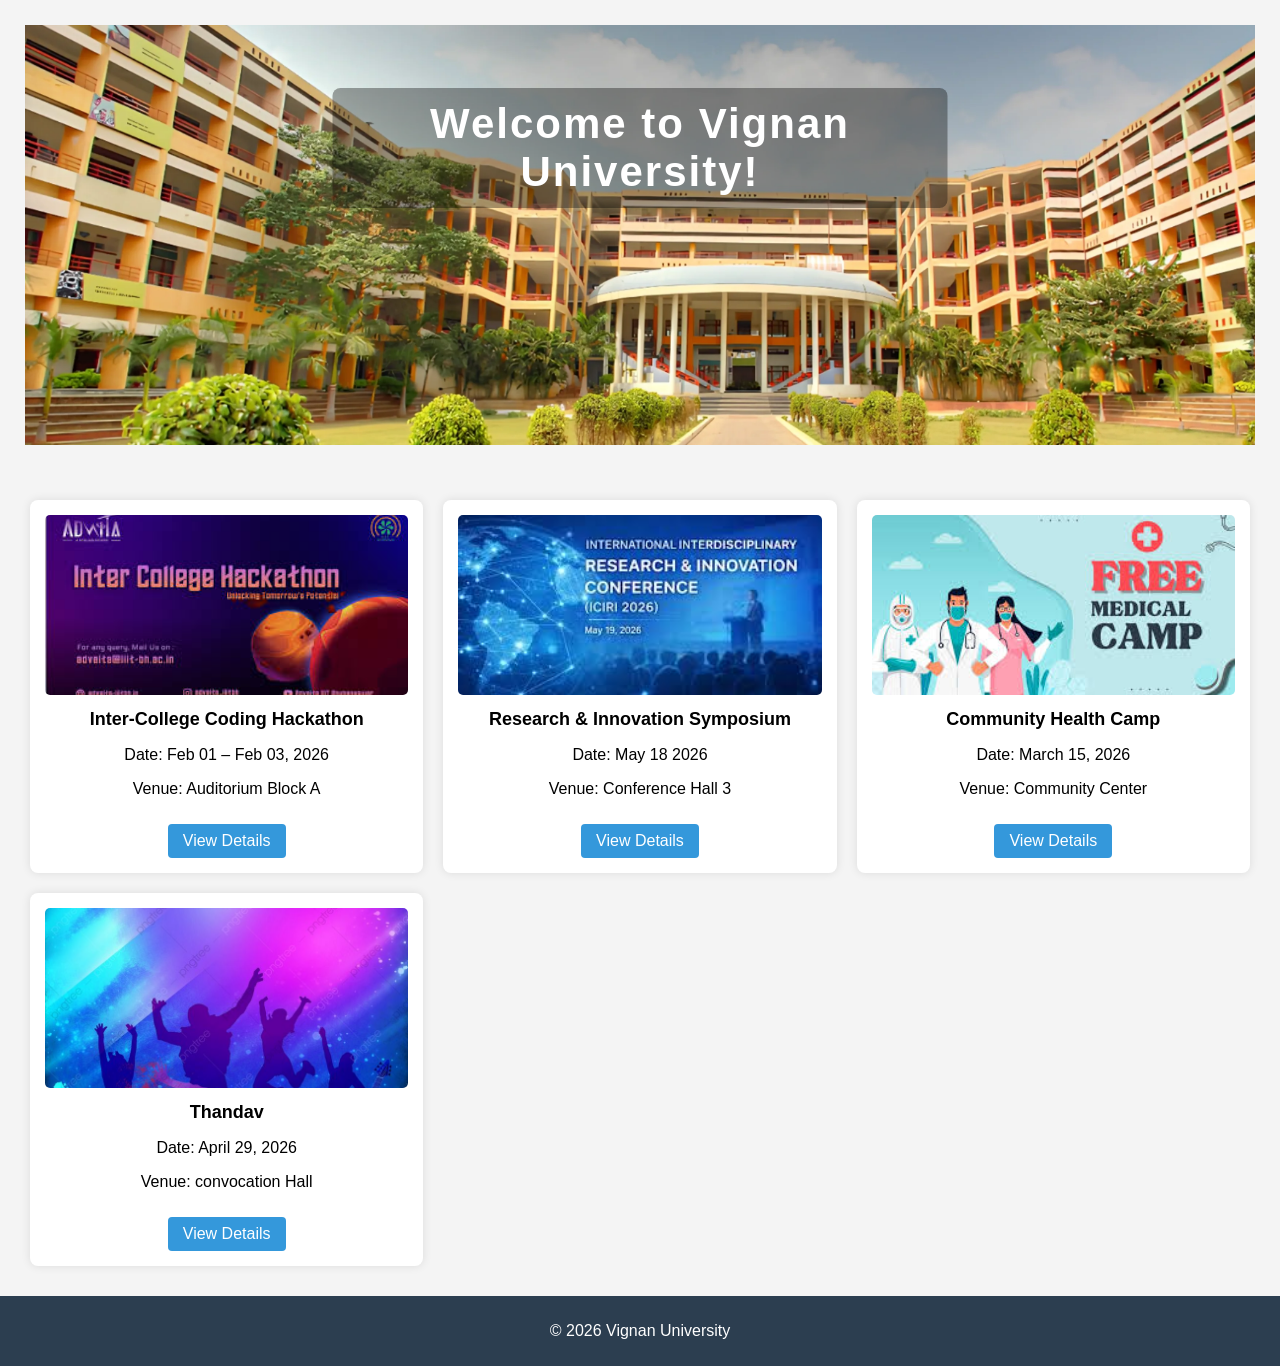
<file: Field project/index.html>
<!DOCTYPE html>
<html lang="en">
<head>
  <meta charset="UTF-8">
  <title>University Events</title>
  <link rel="stylesheet" href="style.css">
</head>
<body>

<header class="site-header">
  <div class="hero-section">
  <img src="img6.webp" alt="Vignan University Campus">
  <div class="hero-text">
    Welcome to Vignan University!
  </div>
</div>

</header>

<main class="container">

  <div class="event-card">
    <img src="img.jpeg" class="event-img">
    <h2>Inter-College Coding Hackathon</h2>
    <p>Date: Feb 01 – Feb 03, 2026</p>
    <p>Venue: Auditorium Block A</p>
    <a class="btn" href="event-01.html">View Details</a>
  </div>

  <div class="event-card">
    <img src="img1.jpeg" class="event-img">
    <h2>Research & Innovation Symposium</h2>
    <p>Date: May 18 2026</p>
    <p>Venue: Conference Hall 3</p>
    <a class="btn" href="event-02.html">View Details</a>
  </div>

  <div class="event-card">
    <img src="img2.jpeg" class="event-img">
    <h2>Community Health Camp</h2>
    <p>Date: March 15, 2026</p>
    <p>Venue: Community Center</p>
    <a class="btn" href="event-03.html">View Details</a>
  </div>

    <div class="event-card">
    <img src="img4.jpg" class="event-img">
    <h2>Thandav</h2>
    <p>Date: April 29, 2026</p>
    <p>Venue: convocation Hall</p>
    <a class="btn" href="event-04.html">View Details</a>
  </div>


</main>

<footer>
  <p>© 2026 Vignan University</p>
</footer>

</body>
</html>
</file>
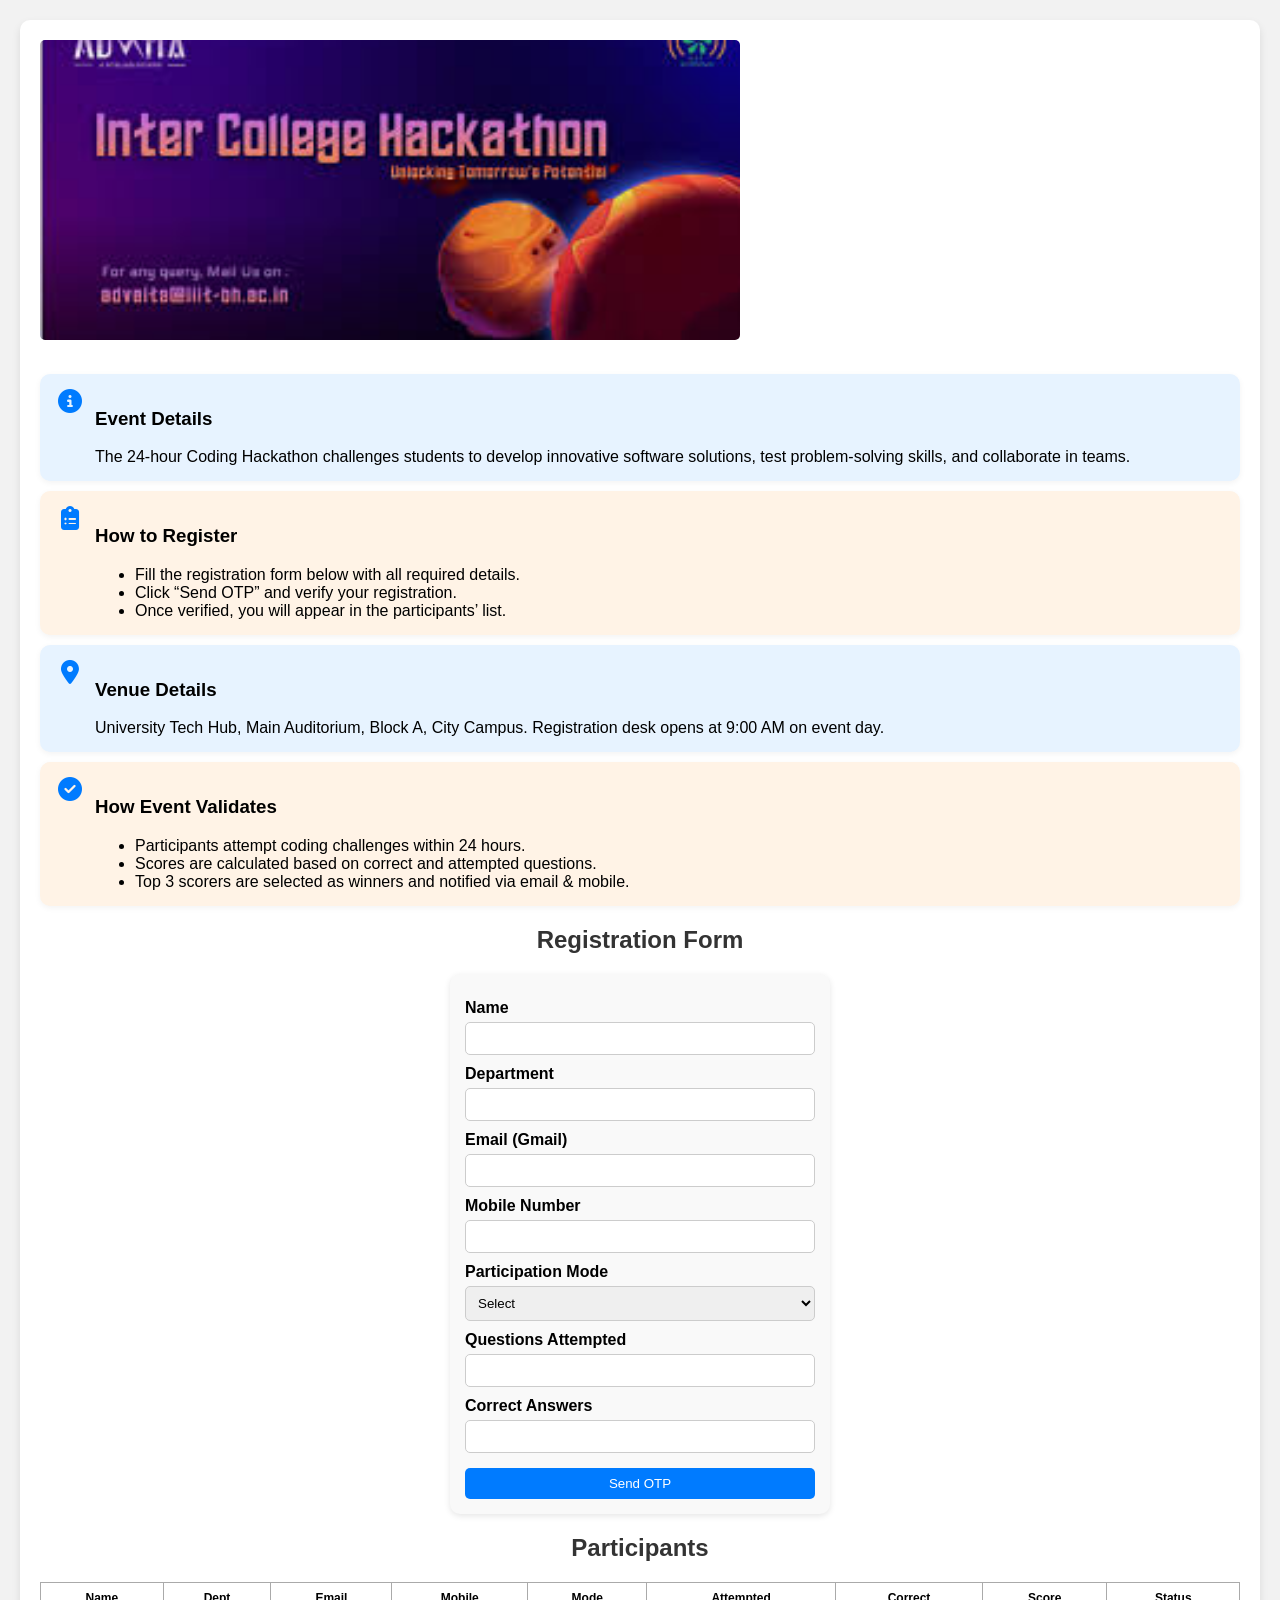
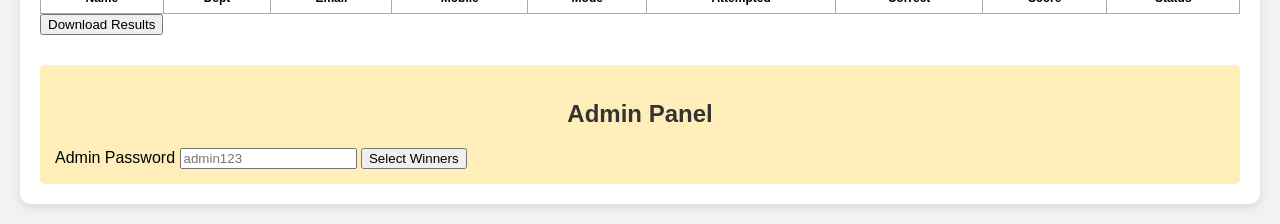
<file: Field project/event-01.html>
<!DOCTYPE html>
<html lang="en">
<head>
<meta charset="UTF-8">
<title>Coding Hackathon</title>

<style>
body {
  font-family: Arial, sans-serif;
  background: #f2f2f2;
  margin: 0;
  padding: 20px;
}

/* Event card wrapper */
.event-card {
  background: white;
  padding: 20px;
  margin: auto;
  border-radius: 10px;
  box-shadow: 0 4px 8px rgba(0,0,0,0.1);
}

/* Image */
.detail-img {
  width: 700px;
  height: 300px;
  object-fit: cover;
  border-radius: 5px;
  margin-bottom: 20px;
}

/* Section cards */
.section-card {
  display: flex;
  align-items: flex-start;
  background: #e7f3ff;
  padding: 15px;
  margin: 10px 0;
  border-radius: 10px;
  box-shadow: 0 2px 6px rgba(0,0,0,0.05);
}

.section-card:nth-child(odd) {
  background: #fff3e6;
}

.section-card i {
  font-size: 24px;
  margin-right: 10px;
  color: #007bff;
  min-width: 30px;
  text-align: center;
}

.section-card p, .section-card ul {
  margin: 0;
}

/* Registration form */
#registerForm {
  width: 350px;
  margin: 20px auto;
  padding: 15px;
  background: #f9f9f9;
  border-radius: 10px;
  box-shadow: 0 2px 6px rgba(0,0,0,0.1);
}

#registerForm label {
  display: block;
  margin-top: 10px;
  font-weight: bold;
}

#registerForm input, #registerForm select, #registerForm button {
  width: 100%;
  padding: 8px;
  margin-top: 5px;
  box-sizing: border-box;
  border-radius: 5px;
  border: 1px solid #ccc;
}

#registerForm button {
  background: #007bff;
  color: white;
  border: none;
  cursor: pointer;
  margin-top: 15px;
  transition: 0.3s;
}

#registerForm button:hover {
  background: #0056b3;
}

#otpSection {
  margin-top: 10px;
}

/* Table and admin panel */
table {
  width: 100%;
  border-collapse: collapse;
  margin-top: 20px;
}

th, td {
  border: 1px solid #aaa;
  padding: 8px;
  text-align: center;
  font-size: 12px;
}

.admin {
  background: #ffeeba;
  padding: 15px;
  margin-top: 30px;
  border-radius: 5px;
}

/* Headings */
h2 {
  margin-top: 20px;
  text-align: center;
  color: #333;
}

/* List styling */
ul {
  margin-left: 20px;
}
</style>

<!-- Icons from Font Awesome CDN -->
<link rel="stylesheet" href="https://cdnjs.cloudflare.com/ajax/libs/font-awesome/6.4.0/css/all.min.css">

</head>
<body>

<div class="event-card">
<img src="img.jpeg" class="detail-img">

<!-- Section Cards -->
<div class="section-card">
<i class="fa-solid fa-info-circle"></i>
<div>
  <h3>Event Details</h3>
  <p>The 24-hour Coding Hackathon challenges students to develop innovative software solutions, test problem-solving skills, and collaborate in teams.</p>
</div>
</div>

<div class="section-card">
<i class="fa-solid fa-clipboard-list"></i>
<div>
  <h3>How to Register</h3>
  <ul>
    <li>Fill the registration form below with all required details.</li>
    <li>Click “Send OTP” and verify your registration.</li>
    <li>Once verified, you will appear in the participants’ list.</li>
  </ul>
</div>
</div>

<div class="section-card">
<i class="fa-solid fa-map-marker-alt"></i>
<div>
  <h3>Venue Details</h3>
  <p>University Tech Hub, Main Auditorium, Block A, City Campus. Registration desk opens at 9:00 AM on event day.</p>
</div>
</div>

<div class="section-card">
<i class="fa-solid fa-check-circle"></i>
<div>
  <h3>How Event Validates</h3>
  <ul>
    <li>Participants attempt coding challenges within 24 hours.</li>
    <li>Scores are calculated based on correct and attempted questions.</li>
    <li>Top 3 scorers are selected as winners and notified via email & mobile.</li>
  </ul>
</div>
</div>

<!-- Registration Form -->
<h2>Registration Form</h2>
<form id="registerForm">
<label>Name</label>
<input type="text" id="name" required>

<label>Department</label>
<input type="text" id="dept" required>

<label>Email (Gmail)</label>
<input type="email" id="email" required>

<label>Mobile Number</label>
<input type="tel" id="mobile" pattern="[0-9]{10}" required>

<label>Participation Mode</label>
<select id="mode" required>
  <option value="">Select</option>
  <option>Individual</option>
  <option>Team Leader</option>
  <option>Team Member</option>
</select>

<label>Questions Attempted</label>
<input type="number" id="attempted" min="0" required>

<label>Correct Answers</label>
<input type="number" id="correct" min="0" required>

<button type="button" onclick="sendOTP()">Send OTP</button>
</form>

<p id="otpMsg" style="text-align:center;"></p>

<div id="otpSection" style="display:none; width:350px; margin:0 auto;">
<label>Enter OTP</label>
<input type="number" id="otpInput">
<button onclick="verifyOTP()">Verify OTP</button>
</div>

<p id="notifyMsg" style="font-weight:bold; text-align:center;"></p>

<h2>Participants</h2>
<table>
<thead>
<tr>
  <th>Name</th>
  <th>Dept</th>
  <th>Email</th>
  <th>Mobile</th>
  <th>Mode</th>
  <th>Attempted</th>
  <th>Correct</th>
  <th>Score</th>
  <th>Status</th>
</tr>
</thead>
<tbody id="studentTable"></tbody>
</table>

<button onclick="downloadCSV()">Download Results</button>

<div class="admin">
<h2>Admin Panel</h2>
<label>Admin Password</label>
<input type="password" id="adminPass" placeholder="admin123">
<button onclick="selectWinners()">Select Winners</button>
</div>

</div>

<script>
let generatedOTP;
let participants = [];

function sendOTP() {
  generatedOTP = Math.floor(1000 + Math.random() * 9000);
  document.getElementById("otpMsg").innerText =
    "OTP sent to Email & Mobile (Demo OTP: " + generatedOTP + ")";
  document.getElementById("otpSection").style.display = "block";
}

function verifyOTP() {
  if (document.getElementById("otpInput").value == generatedOTP) {
    registerStudent();
    document.getElementById("notifyMsg").innerText =
      "Registration successful & verified!";
  } else {
    alert("Invalid OTP!");
  }
}

function registerStudent() {
  const name = nameVal("name");
  const dept = nameVal("dept");
  const email = nameVal("email");
  const mobile = nameVal("mobile");
  const mode = nameVal("mode");
  const attempted = parseInt(nameVal("attempted"));
  const correct = parseInt(nameVal("correct"));

  if (correct > attempted) {
    alert("Correct answers cannot exceed attempted!");
    return;
  }

  const score = (correct * 2) + (attempted - correct);

  participants.push({
    name, dept, email, mobile, mode,
    attempted, correct, score, status: "Verified"
  });

  const row = studentTable.insertRow();
  row.innerHTML = `
    <td>${name}</td>
    <td>${dept}</td>
    <td>${email}</td>
    <td>${mobile}</td>
    <td>${mode}</td>
    <td>${attempted}</td>
    <td>${correct}</td>
    <td>${score}</td>
    <td>Verified</td>
  `;

  registerForm.reset();
  otpSection.style.display = "none";
}

function selectWinners() {
  if (adminPass.value !== "admin123") {
    alert("Unauthorized Admin!");
    return;
  }

  participants.sort((a, b) => b.score - a.score);

  for (let i = 0; i < participants.length; i++) {
    let status = i < 3 ? "🏆 Winner" : "Not Selected";
    participants[i].status = status;
    studentTable.rows[i].cells[8].innerText = status;

    if (i < 3) {
      alert("Winner: " + participants[i].name +
        "\nScore: " + participants[i].score +
        "\nNotification sent!");
    }
  }
}

function downloadCSV() {
  let csv = "Name,Dept,Email,Mobile,Mode,Attempted,Correct,Score,Status\n";
  participants.forEach(p => {
    csv += `${p.name},${p.dept},${p.email},${p.mobile},${p.mode},${p.attempted},${p.correct},${p.score},${p.status}\n`;
  });

  const blob = new Blob([csv], { type: "text/csv" });
  const link = document.createElement("a");
  link.href = URL.createObjectURL(blob);
  link.download = "hackathon_results.csv";
  link.click();
}

function nameVal(id) {
  return document.getElementById(id).value;
}
</script>

</body>
</html>
</file>
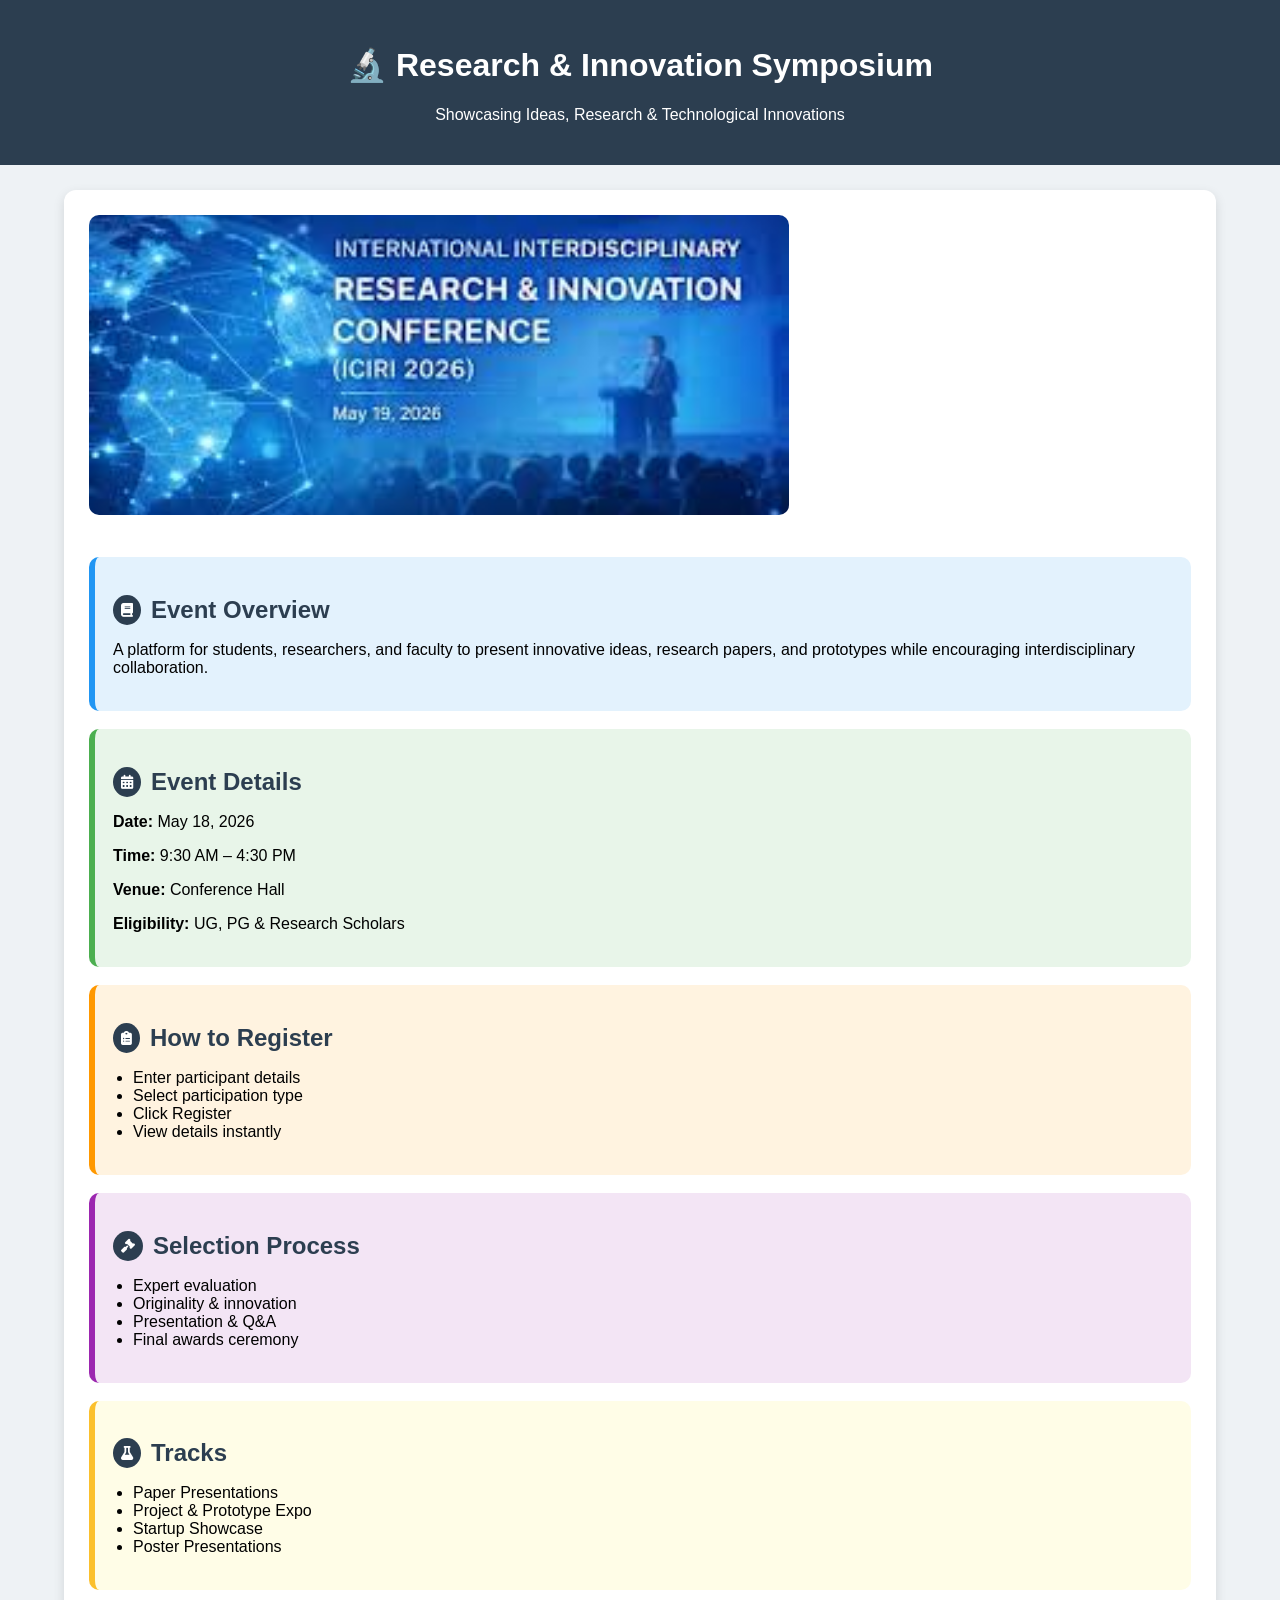
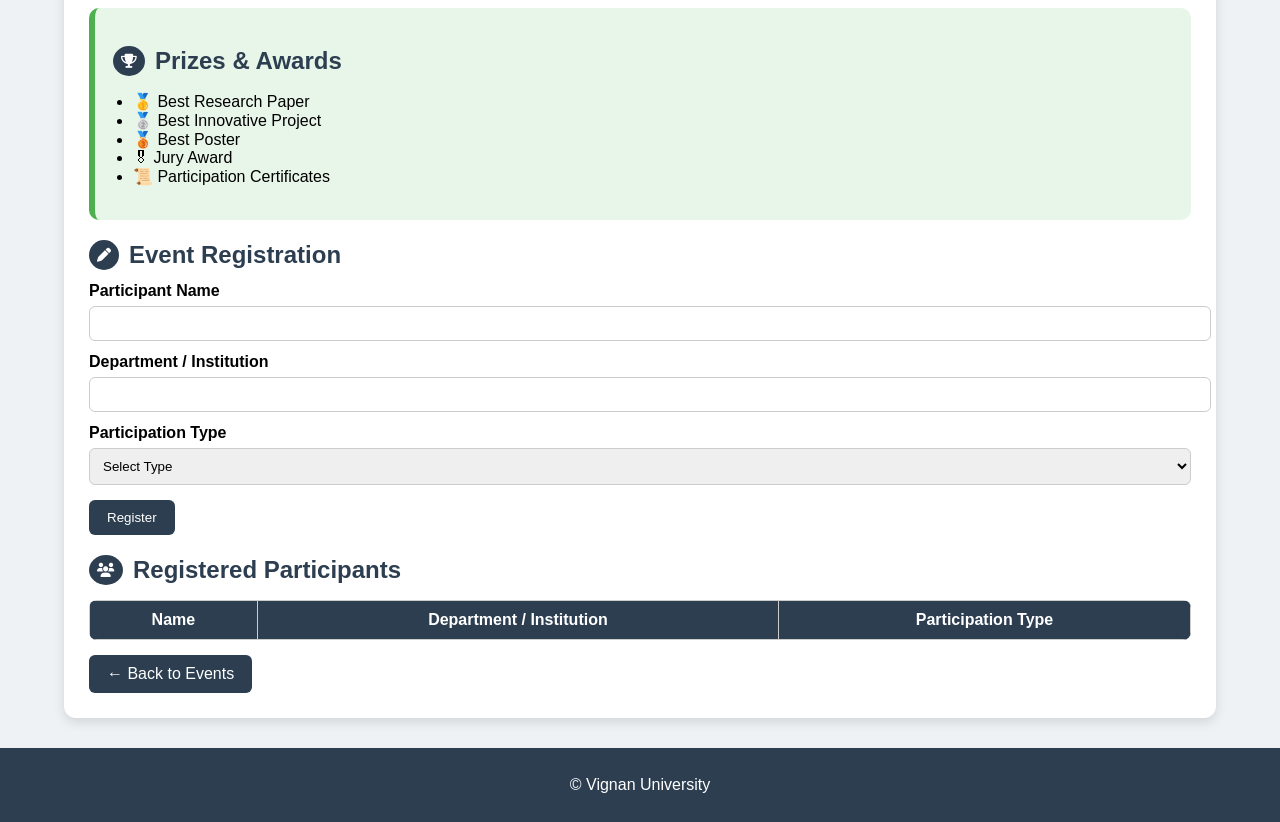
<file: Field project/event-02.html>
<!DOCTYPE html>
<html lang="en">
<head>
  <meta charset="UTF-8">
  <title>Research & Innovation Symposium</title>

  <!-- Font Awesome Icons -->
  <link rel="stylesheet" href="https://cdnjs.cloudflare.com/ajax/libs/font-awesome/6.5.0/css/all.min.css">

  <style>
    body {
      font-family: Arial, sans-serif;
      background-color: #eef2f5;
      margin: 0;
    }

    .site-header {
      background-color: #2c3e50;
      color: white;
      text-align: center;
      padding: 25px;
    }

    .container {
      width: 90%;
      margin: auto;
    }

    .event-card {
      background: white;
      padding: 25px;
      margin: 25px 0;
      border-radius: 12px;
      box-shadow: 0 4px 12px rgba(0,0,0,0.12);
    }

    img {
      height:300px;
      width: 700px;
      object-fit: cover;
      border-radius: 10px;
      margin-bottom: 20px;
    }

    /* Section headers */
    h2 {
      color: #2c3e50;
      display: flex;
      align-items: center;
      gap: 10px;
      margin-bottom: 10px;
    }

    h2 i {
      background: #2c3e50;
      color: white;
      padding: 8px;
      border-radius: 50%;
      font-size: 14px;
    }

    /* Info Cards */
    .info-card {
      padding: 18px;
      border-radius: 10px;
      margin: 18px 0;
      border-left: 6px solid;
      transition: transform 0.2s ease;
    }

    .info-card:hover {
      transform: translateY(-3px);
    }

    .blue { background: #e3f2fd; border-color: #2196f3; }
    .green { background: #e8f5e9; border-color: #4caf50; }
    .orange { background: #fff3e0; border-color: #ff9800; }
    .purple { background: #f3e5f5; border-color: #9c27b0; }
    .yellow { background: #fffde7; border-color: #fbc02d; }

    ul {
      padding-left: 20px;
    }

    label {
      display: block;
      margin-top: 12px;
      font-weight: bold;
    }

    input, select {
      width: 100%;
      padding: 9px;
      margin-top: 6px;
      border-radius: 6px;
      border: 1px solid #ccc;
    }

    button, .btn {
      margin-top: 15px;
      padding: 10px 18px;
      background-color: #2c3e50;
      color: white;
      border: none;
      cursor: pointer;
      text-decoration: none;
      display: inline-block;
      border-radius: 6px;
    }

    button:hover, .btn:hover {
      background-color: #34495e;
    }

    table {
      width: 100%;
      border-collapse: collapse;
      margin-top: 15px;
      background: white;
      border-radius: 8px;
      overflow: hidden;
    }

    th {
      background-color: #2c3e50;
      color: white;
    }

    th, td {
      padding: 10px;
      border: 1px solid #ccc;
      text-align: center;
    }

    footer {
      background-color: #2c3e50;
      color: white;
      text-align: center;
      padding: 12px;
      margin-top: 30px;
    }
  </style>

  <script>
    function registerStudent() {
      const name = document.getElementById("name").value;
      const dept = document.getElementById("dept").value;
      const type = document.getElementById("type").value;

      if (name === "" || dept === "" || type === "") {
        alert("Please fill all fields");
        return;
      }

      const table = document.getElementById("studentTable");
      const row = table.insertRow();

      row.insertCell(0).innerText = name;
      row.insertCell(1).innerText = dept;
      row.insertCell(2).innerText = type;

      alert("Registration Successful!");
      document.getElementById("registerForm").reset();
    }
  </script>
</head>

<body>

<header class="site-header">
  <h1>🔬 Research & Innovation Symposium</h1>
  <p>Showcasing Ideas, Research & Technological Innovations</p>
</header>

<main class="container">

  <div class="event-card">
    <img src="img1.jpeg">

    <div class="info-card blue">
      <h2><i class="fas fa-book"></i> Event Overview</h2>
      <p>
        A platform for students, researchers, and faculty to present
        innovative ideas, research papers, and prototypes while encouraging
        interdisciplinary collaboration.
      </p>
    </div>

    <div class="info-card green">
      <h2><i class="fas fa-calendar-alt"></i> Event Details</h2>
      <p><strong>Date:</strong> May 18, 2026</p>
      <p><strong>Time:</strong> 9:30 AM – 4:30 PM</p>
      <p><strong>Venue:</strong> Conference Hall</p>
      <p><strong>Eligibility:</strong> UG, PG & Research Scholars</p>
    </div>

    <div class="info-card orange">
      <h2><i class="fas fa-clipboard-list"></i> How to Register</h2>
      <ul>
        <li>Enter participant details</li>
        <li>Select participation type</li>
        <li>Click Register</li>
        <li>View details instantly</li>
      </ul>
    </div>

    <div class="info-card purple">
      <h2><i class="fas fa-gavel"></i> Selection Process</h2>
      <ul>
        <li>Expert evaluation</li>
        <li>Originality & innovation</li>
        <li>Presentation & Q&A</li>
        <li>Final awards ceremony</li>
      </ul>
    </div>

    <div class="info-card yellow">
      <h2><i class="fas fa-flask"></i> Tracks</h2>
      <ul>
        <li>Paper Presentations</li>
        <li>Project & Prototype Expo</li>
        <li>Startup Showcase</li>
        <li>Poster Presentations</li>
      </ul>
    </div>

    <div class="info-card green">
      <h2><i class="fas fa-trophy"></i> Prizes & Awards</h2>
      <ul>
        <li>🥇 Best Research Paper</li>
        <li>🥈 Best Innovative Project</li>
        <li>🥉 Best Poster</li>
        <li>🎖 Jury Award</li>
        <li>📜 Participation Certificates</li>
      </ul>
    </div>

    <h2><i class="fas fa-pen"></i> Event Registration</h2>
    <form id="registerForm">
      <label>Participant Name</label>
      <input type="text" id="name" required>

      <label>Department / Institution</label>
      <input type="text" id="dept" required>

      <label>Participation Type</label>
      <select id="type" required>
        <option value="">Select Type</option>
        <option>Paper Presentation</option>
        <option>Project Expo</option>
        <option>Poster Presentation</option>
        <option>Attendee</option>
      </select>

      <button type="button" onclick="registerStudent()">Register</button>
    </form>

    <h2><i class="fas fa-users"></i> Registered Participants</h2>
    <table>
      <tr>
        <th>Name</th>
        <th>Department / Institution</th>
        <th>Participation Type</th>
      </tr>
      <tbody id="studentTable"></tbody>
    </table>

    <a class="btn" href="index.html">← Back to Events</a>
  </div>

</main>

<footer>
  <p>© Vignan University</p>
</footer>

</body>
</html>
</file>
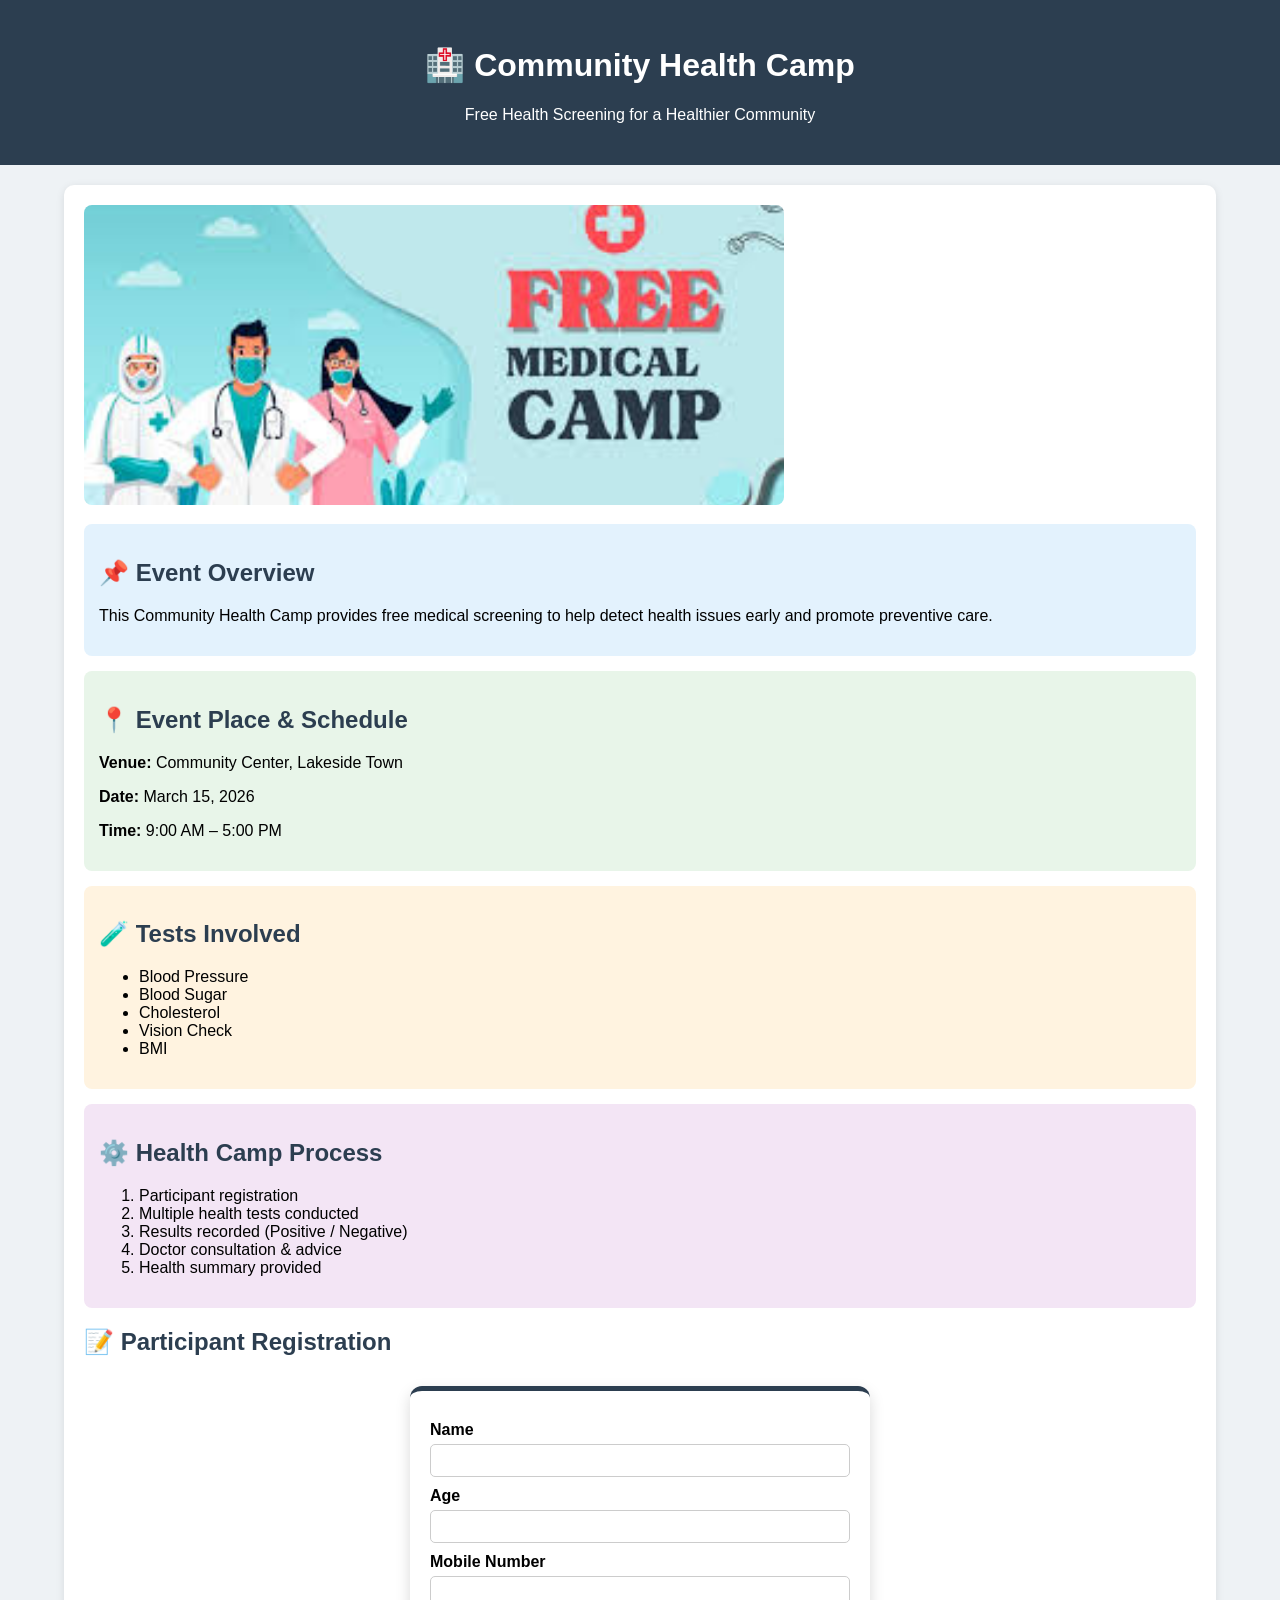
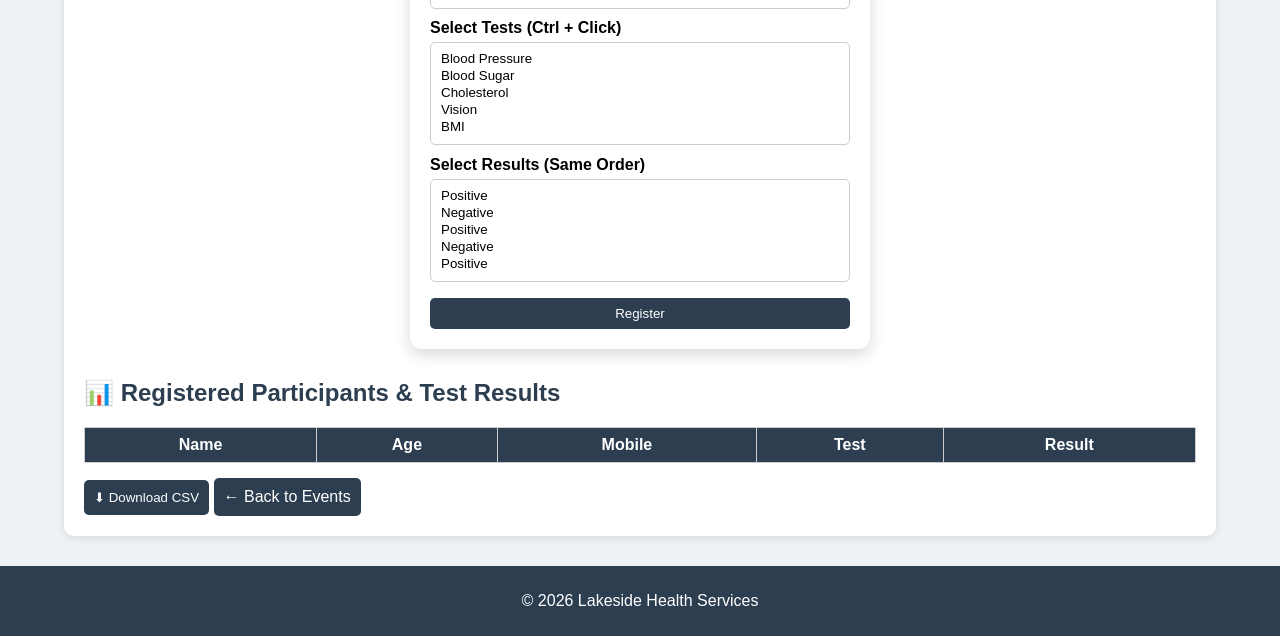
<file: Field project/event-03.html>
<!DOCTYPE html>
<html lang="en">
<head>
  <meta charset="UTF-8">
  <title>Community Health Camp</title>

  <style>
    body {
      font-family: Arial, sans-serif;
      background-color: #eef2f5;
      margin: 0;
    }

    .site-header {
      background-color: #2c3e50;
      color: white;
      text-align: center;
      padding: 25px;
    }

    .container {
      width: 90%;
      margin: auto;
    }

    /* General section cards */
    .event-card {
      background: white;
      padding: 20px;
      margin: 20px 0;
      border-radius: 10px;
      box-shadow: 0 2px 8px rgba(0,0,0,0.1);
    }

    img {
      width: 700px;
      height: 300px;
      object-fit: cover;
      border-radius: 8px;
    }

    h2 {
      color: #2c3e50;
      display: flex;
      align-items: center;
      gap: 8px;
    }

    /* Colored info cards */
    .info-card {
      padding: 15px;
      border-radius: 8px;
      margin: 15px 0;
    }

    .blue { background: #e3f2fd; }
    .green { background: #e8f5e9; }
    .orange { background: #fff3e0; }
    .purple { background: #f3e5f5; }

    /* Registration card */
    #registerCard {
      width: 420px;
      margin: 30px auto;
      padding: 20px;
      background: #ffffff;
      border-radius: 12px;
      box-shadow: 0 6px 15px rgba(0,0,0,0.15);
      border-top: 5px solid #2c3e50;
    }

    #registerCard label {
      display: block;
      margin-top: 10px;
      font-weight: bold;
    }

    #registerCard input, 
    #registerCard select, 
    #registerCard button {
      width: 100%;
      padding: 8px;
      margin-top: 5px;
      border-radius: 5px;
      border: 1px solid #ccc;
      box-sizing: border-box;
    }

    #registerCard button {
      background-color: #2c3e50;
      color: white;
      border: none;
      cursor: pointer;
      margin-top: 15px;
    }

    #registerCard button:hover {
      background-color: #34495e;
    }

    table {
      width: 100%;
      border-collapse: collapse;
      margin-top: 15px;
      background: white;
    }

    th {
      background: #2c3e50;
      color: white;
    }

    table, th, td {
      border: 1px solid #ccc;
    }

    th, td {
      padding: 8px;
      text-align: center;
    }

    .btn {
      margin-top: 15px;
      padding: 10px;
      background-color: #2c3e50;
      color: white;
      border: none;
      cursor: pointer;
      text-decoration: none;
      display: inline-block;
      border-radius: 5px;
    }

    .btn:hover {
      background-color: #34495e;
    }

    footer {
      background-color: #2c3e50;
      color: white;
      text-align: center;
      padding: 10px;
      margin-top: 30px;
    }
  </style>

  <script>
    let participants = [];

    function registerParticipant() {
      const name = nameVal("name");
      const age = parseInt(nameVal("age"));
      const mobile = nameVal("mobile");

      const tests = Array.from(document.getElementById("tests").selectedOptions).map(o => o.value);
      const results = Array.from(document.getElementById("results").selectedOptions).map(o => o.value);

      if (!name || isNaN(age) || !mobile || tests.length === 0 || results.length === 0) {
        alert("Please fill all fields and select tests with results.");
        return;
      }

      if (tests.length !== results.length) {
        alert("Select equal number of test results.");
        return;
      }

      for (let i = 0; i < tests.length; i++) {
        participants.push({ name, age, mobile, test: tests[i], result: results[i] });

        const row = participantTable.insertRow();
        row.innerHTML = `
          <td>${name}</td>
          <td>${age}</td>
          <td>${mobile}</td>
          <td>${tests[i]}</td>
          <td>${results[i]}</td>
        `;
      }

      registerForm.reset();
      alert("Participant registered successfully!");
    }

    function downloadCSV() {
      let csv = "Name,Age,Mobile,Test,Result\n";
      participants.forEach(p => {
        csv += `${p.name},${p.age},${p.mobile},${p.test},${p.result}\n`;
      });

      const blob = new Blob([csv], { type: "text/csv" });
      const link = document.createElement("a");
      link.href = URL.createObjectURL(blob);
      link.download = "health_camp_results.csv";
      link.click();
    }

    function nameVal(id) {
      return document.getElementById(id).value;
    }
  </script>
</head>

<body>

<header class="site-header">
  <h1>🏥 Community Health Camp</h1>
  <p>Free Health Screening for a Healthier Community</p>
</header>

<main class="container">

  <div class="event-card">
    <img src="img2.jpeg">

    <div class="info-card blue">
      <h2>📌 Event Overview</h2>
      <p>
        This Community Health Camp provides free medical screening to help
        detect health issues early and promote preventive care.
      </p>
    </div>

    <div class="info-card green">
      <h2>📍 Event Place & Schedule</h2>
      <p><strong>Venue:</strong> Community Center, Lakeside Town</p>
      <p><strong>Date:</strong> March 15, 2026</p>
      <p><strong>Time:</strong> 9:00 AM – 5:00 PM</p>
    </div>

    <div class="info-card orange">
      <h2>🧪 Tests Involved</h2>
      <ul>
        <li>Blood Pressure</li>
        <li>Blood Sugar</li>
        <li>Cholesterol</li>
        <li>Vision Check</li>
        <li>BMI</li>
      </ul>
    </div>

    <div class="info-card purple">
      <h2>⚙️ Health Camp Process</h2>
      <ol>
        <li>Participant registration</li>
        <li>Multiple health tests conducted</li>
        <li>Results recorded (Positive / Negative)</li>
        <li>Doctor consultation & advice</li>
        <li>Health summary provided</li>
      </ol>
    </div>

    <!-- Registration -->
    <h2 style="text-align:center;">📝 Participant Registration</h2>
    <div id="registerCard">
      <form id="registerForm">
        <label>Name</label>
        <input type="text" id="name" required>

        <label>Age</label>
        <input type="number" id="age" required>

        <label>Mobile Number</label>
        <input type="tel" id="mobile" pattern="[0-9]{10}" required>

        <label>Select Tests (Ctrl + Click)</label>
        <select id="tests" multiple size="5">
          <option>Blood Pressure</option>
          <option>Blood Sugar</option>
          <option>Cholesterol</option>
          <option>Vision</option>
          <option>BMI</option>
        </select>

        <label>Select Results (Same Order)</label>
        <select id="results" multiple size="5">
          <option>Positive</option>
          <option>Negative</option>
          <option>Positive</option>
          <option>Negative</option>
          <option>Positive</option>
        </select>

        <button type="button" onclick="registerParticipant()">Register</button>
      </form>
    </div>

    <h2>📊 Registered Participants & Test Results</h2>
    <table>
      <tr>
        <th>Name</th>
        <th>Age</th>
        <th>Mobile</th>
        <th>Test</th>
        <th>Result</th>
      </tr>
      <tbody id="participantTable"></tbody>
    </table>

    <button class="btn" onclick="downloadCSV()">⬇ Download CSV</button>
    <a class="btn" href="index.html">← Back to Events</a>
  </div>

</main>

<footer>
  <p>© 2026 Lakeside Health Services</p>
</footer>

</body>
</html>
</file>
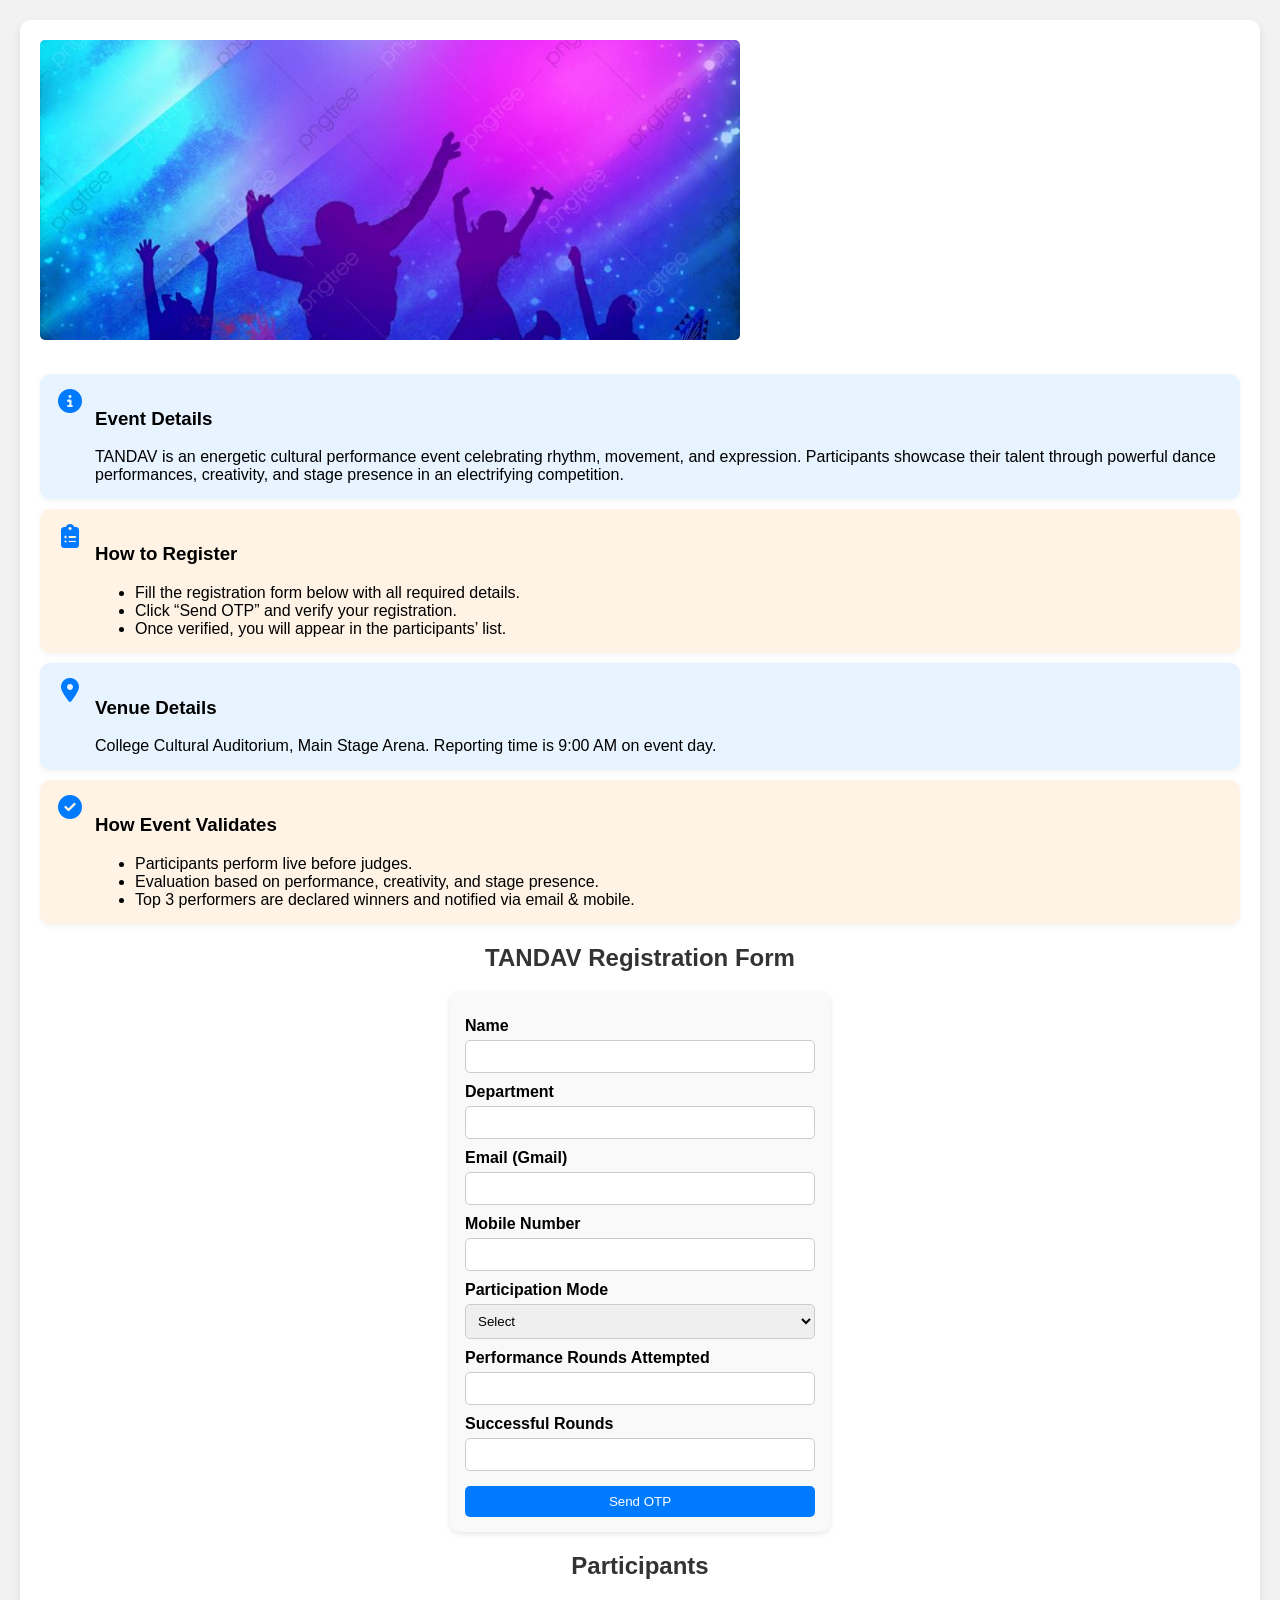
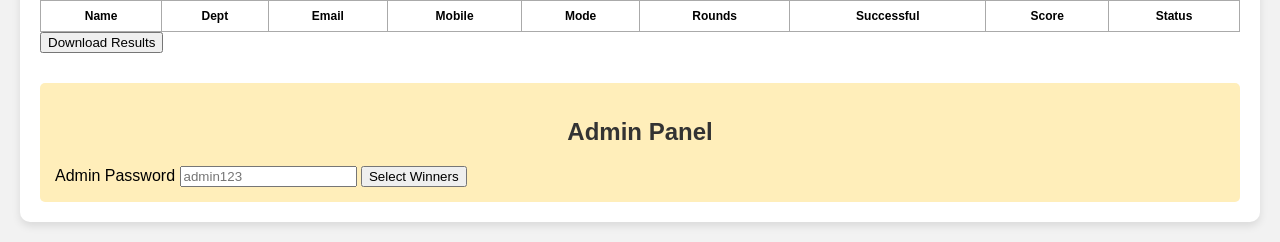
<file: Field project/event-04.html>
<!DOCTYPE html>
<html lang="en">
<head>
<meta charset="UTF-8">
<title>TANDAV Event</title>

<style>
body {
  font-family: Arial, sans-serif;
  background: #f2f2f2;
  margin: 0;
  padding: 20px;
}

/* Event card wrapper */
.event-card {
  background: white;
  padding: 20px;
  margin: auto;
  border-radius: 10px;
  box-shadow: 0 4px 8px rgba(0,0,0,0.1);
}

/* Image */
.detail-img {
  width: 700px;
  height: 300px;
  object-fit: cover;
  border-radius: 5px;
  margin-bottom: 20px;
}

/* Section cards */
.section-card {
  display: flex;
  align-items: flex-start;
  background: #e7f3ff;
  padding: 15px;
  margin: 10px 0;
  border-radius: 10px;
  box-shadow: 0 2px 6px rgba(0,0,0,0.05);
}

.section-card:nth-child(odd) {
  background: #fff3e6;
}

.section-card i {
  font-size: 24px;
  margin-right: 10px;
  color: #007bff;
  min-width: 30px;
  text-align: center;
}

.section-card p, .section-card ul {
  margin: 0;
}

/* Registration form */
#registerForm {
  width: 350px;
  margin: 20px auto;
  padding: 15px;
  background: #f9f9f9;
  border-radius: 10px;
  box-shadow: 0 2px 6px rgba(0,0,0,0.1);
}

#registerForm label {
  display: block;
  margin-top: 10px;
  font-weight: bold;
}

#registerForm input, #registerForm select, #registerForm button {
  width: 100%;
  padding: 8px;
  margin-top: 5px;
  box-sizing: border-box;
  border-radius: 5px;
  border: 1px solid #ccc;
}

#registerForm button {
  background: #007bff;
  color: white;
  border: none;
  cursor: pointer;
  margin-top: 15px;
  transition: 0.3s;
}

#registerForm button:hover {
  background: #0056b3;
}

#otpSection {
  margin-top: 10px;
}

/* Table and admin panel */
table {
  width: 100%;
  border-collapse: collapse;
  margin-top: 20px;
}

th, td {
  border: 1px solid #aaa;
  padding: 8px;
  text-align: center;
  font-size: 12px;
}

.admin {
  background: #ffeeba;
  padding: 15px;
  margin-top: 30px;
  border-radius: 5px;
}

/* Headings */
h2 {
  margin-top: 20px;
  text-align: center;
  color: #333;
}

/* List styling */
ul {
  margin-left: 20px;
}
</style>

<link rel="stylesheet" href="https://cdnjs.cloudflare.com/ajax/libs/font-awesome/6.4.0/css/all.min.css">

</head>
<body>

<div class="event-card">
<img src="img4.jpg" class="detail-img">

<div class="section-card">
<i class="fa-solid fa-info-circle"></i>
<div>
  <h3>Event Details</h3>
  <p>TANDAV is an energetic cultural performance event celebrating rhythm, movement, and expression. Participants showcase their talent through powerful dance performances, creativity, and stage presence in an electrifying competition.</p>
</div>
</div>

<div class="section-card">
<i class="fa-solid fa-clipboard-list"></i>
<div>
  <h3>How to Register</h3>
  <ul>
    <li>Fill the registration form below with all required details.</li>
    <li>Click “Send OTP” and verify your registration.</li>
    <li>Once verified, you will appear in the participants’ list.</li>
  </ul>
</div>
</div>

<div class="section-card">
<i class="fa-solid fa-map-marker-alt"></i>
<div>
  <h3>Venue Details</h3>
  <p>College Cultural Auditorium, Main Stage Arena. Reporting time is 9:00 AM on event day.</p>
</div>
</div>

<div class="section-card">
<i class="fa-solid fa-check-circle"></i>
<div>
  <h3>How Event Validates</h3>
  <ul>
    <li>Participants perform live before judges.</li>
    <li>Evaluation based on performance, creativity, and stage presence.</li>
    <li>Top 3 performers are declared winners and notified via email & mobile.</li>
  </ul>
</div>
</div>

<h2>TANDAV Registration Form</h2>
<form id="registerForm">
<label>Name</label>
<input type="text" id="name" required>

<label>Department</label>
<input type="text" id="dept" required>

<label>Email (Gmail)</label>
<input type="email" id="email" required>

<label>Mobile Number</label>
<input type="tel" id="mobile" pattern="[0-9]{10}" required>

<label>Participation Mode</label>
<select id="mode" required>
  <option value="">Select</option>
  <option>Solo Performance</option>
  <option>Group Leader</option>
  <option>Group Member</option>
</select>

<label>Performance Rounds Attempted</label>
<input type="number" id="attempted" min="0" required>

<label>Successful Rounds</label>
<input type="number" id="correct" min="0" required>

<button type="button" onclick="sendOTP()">Send OTP</button>
</form>

<p id="otpMsg" style="text-align:center;"></p>

<div id="otpSection" style="display:none; width:350px; margin:0 auto;">
<label>Enter OTP</label>
<input type="number" id="otpInput">
<button onclick="verifyOTP()">Verify OTP</button>
</div>

<p id="notifyMsg" style="font-weight:bold; text-align:center;"></p>

<h2>Participants</h2>
<table>
<thead>
<tr>
  <th>Name</th>
  <th>Dept</th>
  <th>Email</th>
  <th>Mobile</th>
  <th>Mode</th>
  <th>Rounds</th>
  <th>Successful</th>
  <th>Score</th>
  <th>Status</th>
</tr>
</thead>
<tbody id="studentTable"></tbody>
</table>

<button onclick="downloadCSV()">Download Results</button>

<div class="admin">
<h2>Admin Panel</h2>
<label>Admin Password</label>
<input type="password" id="adminPass" placeholder="admin123">
<button onclick="selectWinners()">Select Winners</button>
</div>

</div>

<script>
let generatedOTP;
let participants = [];

function sendOTP() {
  generatedOTP = Math.floor(1000 + Math.random() * 9000);
  document.getElementById("otpMsg").innerText =
    "OTP sent to Email & Mobile (Demo OTP: " + generatedOTP + ")";
  document.getElementById("otpSection").style.display = "block";
}

function verifyOTP() {
  if (document.getElementById("otpInput").value == generatedOTP) {
    registerStudent();
    document.getElementById("notifyMsg").innerText =
      "Registration successful & verified!";
  } else {
    alert("Invalid OTP!");
  }
}

function registerStudent() {
  const name = nameVal("name");
  const dept = nameVal("dept");
  const email = nameVal("email");
  const mobile = nameVal("mobile");
  const mode = nameVal("mode");
  const attempted = parseInt(nameVal("attempted"));
  const correct = parseInt(nameVal("correct"));

  if (correct > attempted) {
    alert("Successful rounds cannot exceed attempted!");
    return;
  }

  const score = (correct * 2) + (attempted - correct);

  participants.push({
    name, dept, email, mobile, mode,
    attempted, correct, score, status: "Verified"
  });

  const row = studentTable.insertRow();
  row.innerHTML = `
    <td>${name}</td>
    <td>${dept}</td>
    <td>${email}</td>
    <td>${mobile}</td>
    <td>${mode}</td>
    <td>${attempted}</td>
    <td>${correct}</td>
    <td>${score}</td>
    <td>Verified</td>
  `;

  registerForm.reset();
  otpSection.style.display = "none";
}

function selectWinners() {
  if (adminPass.value !== "admin123") {
    alert("Unauthorized Admin!");
    return;
  }

  participants.sort((a, b) => b.score - a.score);

  for (let i = 0; i < participants.length; i++) {
    let status = i < 3 ? "🏆 Winner" : "Not Selected";
    participants[i].status = status;
    studentTable.rows[i].cells[8].innerText = status;

    if (i < 3) {
      alert("Winner: " + participants[i].name +
        "\nScore: " + participants[i].score +
        "\nNotification sent!");
    }
  }
}

function downloadCSV() {
  let csv = "Name,Dept,Email,Mobile,Mode,Rounds,Successful,Score,Status\n";
  participants.forEach(p => {
    csv += `${p.name},${p.dept},${p.email},${p.mobile},${p.mode},${p.attempted},${p.correct},${p.score},${p.status}\n`;
  });

  const blob = new Blob([csv], { type: "text/csv" });
  const link = document.createElement("a");
  link.href = URL.createObjectURL(blob);
  link.download = "tandav_results.csv";
  link.click();
}

function nameVal(id) {
  return document.getElementById(id).value;
}
</script>

</body>
</html>
</file>
<file: Field project/style.css>
body {
  margin: 0;
  font-family: Arial, sans-serif;
  background-color: #f4f4f4;
}
   /* ================= HERO IMAGE ================= */
.hero-section {
  position: relative;
  width: 100%;
  height: 420px;
  overflow: hidden;
}

/* Background image */
.hero-section img {
  width: 100%;
  height: 100%;
  object-fit: cover;
}

/* Text on image (cloud area) */
.hero-text {
  position: absolute;
  top: 15%;               /* moves text to cloud area */
  left: 50%;
  transform: translateX(-50%);
  color: white;
  font-size: 42px;
  font-weight: bold;
  text-align: center;
  padding: 12px 25px;
  background: rgba(0, 0, 0, 0.35); /* readable on clouds */
  border-radius: 8px;
  letter-spacing: 2px;
}

.site-header {
  text-align: center;
  
  color: white;
  padding: 25px;
  position: relative;
  transition: 
    background 0.6s ease,
    transform 0.6s ease,
    box-shadow 0.6s ease;
}

/* HOVER: background + size + movement */
.site-header:hover {
  background: linear-gradient(120deg, #8e44ad, #3498db);
  transform: scale(1.05) translateY(-8px);
  box-shadow: 0 15px 30px rgba(0, 0, 0, 0.4);
}

/* LOGO IMAGE */
.site-header img {
  width: 1400px;
  height: 500px;
  margin-bottom: 
  transition: transform 0.6s ease;
}

/* LOGO MOVES & ROTATES */
.site-header:hover img {
  transform: translateY(-10px) rotate(10deg) scale(1.15);
}

/* HEADING */
.site-header h1 {
  margin: 10px 0 5px;
  transition: 
    letter-spacing 0.5s ease,
    text-shadow 0.5s ease;
}

/* HEADING ANIMATION */
.site-header:hover h1 {
  letter-spacing: 3px;
  text-shadow: 0 0 12px rgba(255, 255, 255, 0.9);
}

/* SUBTEXT */
.site-header p {
  transition: transform 0.5s ease;
}

/* SUBTEXT SLIDES */
.site-header:hover p {
  transform: translateX(10px);
}


/* 🔹 Grid layout: 2 rows × 3 columns */
.container {
  display: grid;
  grid-template-columns: repeat(3, 1fr);
  gap: 20px;
  padding: 30px;
}

.event-card {
  background-color: white;
  padding: 15px;
  border-radius: 8px;
  box-shadow: 0 0 10px rgba(0,0,0,0.1);
  text-align: center;
}

.event-img {
  width: 100%;
  height: 180px;
  object-fit: cover;
  border-radius: 5px;
}

.event-card h2 {
  font-size: 18px;
  margin: 10px 0;
}

.btn {
  display: inline-block;
  margin-top: 10px;
  padding: 8px 15px;
  background-color: #3498db;
  color: white;
  text-decoration: none;
  border-radius: 4px;
}

.btn:hover {
  background-color: #2980b9;
}
/* EVENT CARD BASE */
.event-card {
  background-color: white;
  padding: 15px;
  border-radius: 8px;
  box-shadow: 0 0 10px rgba(0,0,0,0.1);
  text-align: center;
  transition: 
    background-color 0.4s ease,
    transform 0.4s ease,
    box-shadow 0.4s ease;
}

/* HOVER EFFECT: background + size + movement */
.event-card:hover {
  background-color: #eaf6ff;          /* background color change */
  transform: scale(1.06) translateY(-10px); /* size + movement */
  box-shadow: 0 15px 30px rgba(0,0,0,0.3);
}

/* IMAGE HOVER ANIMATION */
.event-img {
  width: 100%;
  height: 180px;
  object-fit: cover;
  border-radius: 5px;
  transition: transform 0.4s ease;
}

/* Image zoom on hover */
.event-card:hover .event-img {
  transform: scale(1.08);
}

/* TITLE ANIMATION */
.event-card h2 {
  font-size: 18px;
  margin: 10px 0;
  transition: color 0.4s ease, letter-spacing 0.4s ease;
}

.event-card:hover h2 {
  color: #2c3e50;
  letter-spacing: 1px;
}

footer {
  text-align: center;
  background-color: #2c3e50;
  color: white;
  padding: 10px;
}
</file>
